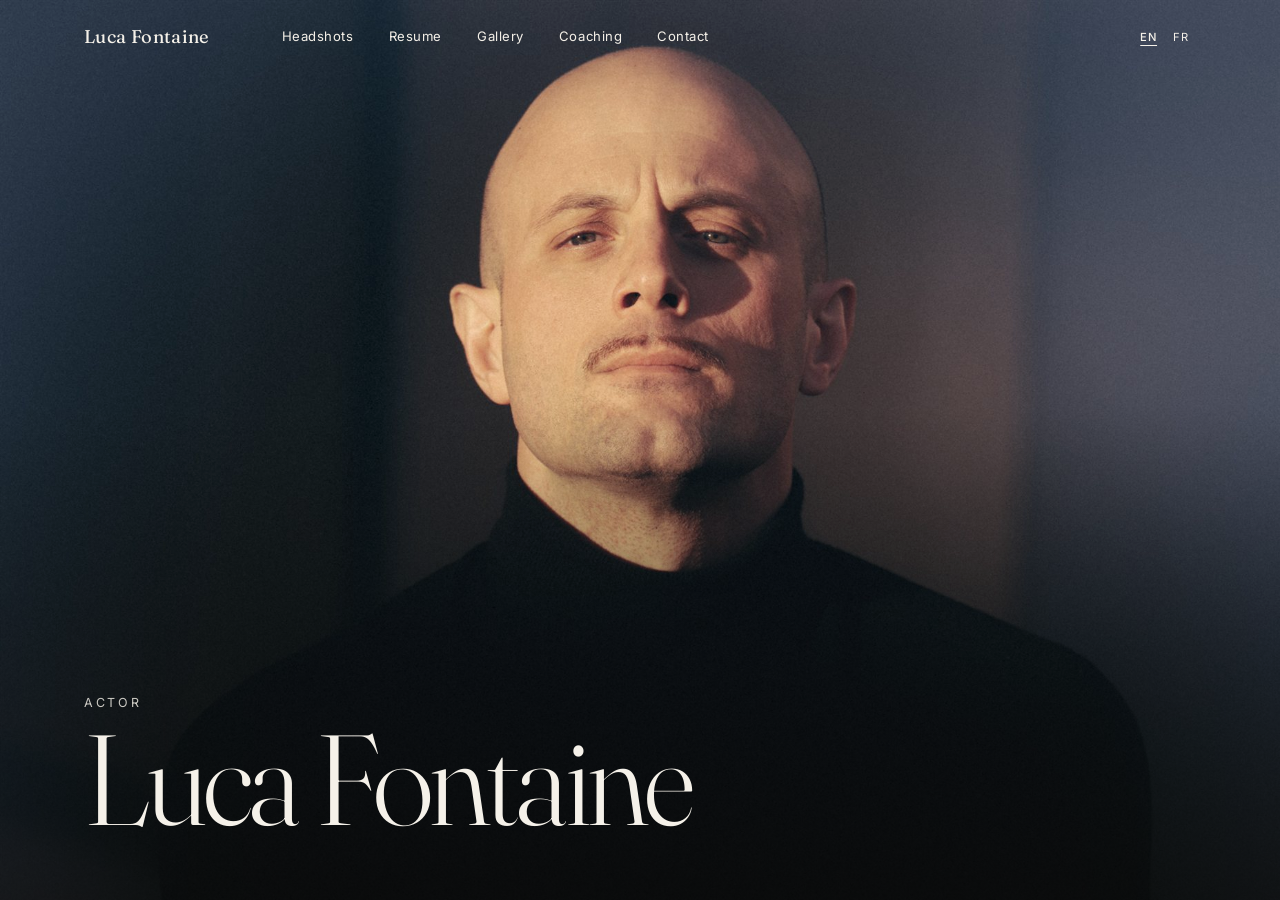
<file: index.html>
<!DOCTYPE html>
<html lang="en">
<head>
<meta charset="UTF-8" />
<meta name="viewport" content="width=device-width, initial-scale=1.0" />
<title data-i18n="meta.title">Luca Fontaine — Actor</title>
<meta name="description" content="Luca Fontaine is a French–Italian–American actor trained at The Juilliard School. Screen and stage credits across the US and Europe, plus dialect coaching for award-winning performers." />
<meta name="author" content="Luca Fontaine" />

<!-- Open Graph -->
<meta property="og:type" content="website" />
<meta property="og:title" content="Luca Fontaine — Actor" />
<meta property="og:description" content="French–Italian–American actor. Juilliard MFA. Screen, stage & dialect coaching." />
<meta property="og:image" content="assets/img/portrait-hero.jpg" />

<link rel="icon" href="assets/favicon.svg" type="image/svg+xml" />

<!-- Fonts -->
<link rel="preconnect" href="https://fonts.googleapis.com" />
<link rel="preconnect" href="https://fonts.gstatic.com" crossorigin />
<link href="https://fonts.googleapis.com/css2?family=Fraunces:ital,opsz,wght@0,9..144,300..600;1,9..144,300..500&family=Inter:wght@300;400;500&display=swap" rel="stylesheet" />

<link rel="stylesheet" href="styles.css" />
</head>
<body class="is-home">

<!-- ===== Navigation ===== -->
<header class="nav" id="nav">
  <div class="nav__inner">
    <a href="index.html" class="nav__brand">Luca&nbsp;Fontaine</a>
    <nav class="nav__links" id="navLinks">
      <a href="headshot.html" data-i18n="nav.headshot">Headshots</a>
      <a href="resume.html" data-i18n="nav.resume">Resume</a>
      <a href="gallery.html" data-i18n="nav.gallery">Gallery</a>
      <a href="coaching.html" data-i18n="nav.coaching">Coaching</a>
      <a href="contact.html" data-i18n="nav.contact">Contact</a>
    </nav>
    <div class="lang" id="lang" role="group" aria-label="Language">
      <button type="button" data-lang="en">EN</button>
      <button type="button" data-lang="fr">FR</button>
    </div>
    <button class="nav__toggle" id="navToggle" aria-label="Toggle menu" aria-expanded="false">
      <span></span><span></span>
    </button>
  </div>
</header>

<main id="top">

  <!-- ===== Full-screen home ===== -->
  <section class="home">
    <img class="home__img" src="assets/img/portrait-hero.jpg" alt="Luca Fontaine" />
    <div class="home__overlay">
      <p class="home__role" data-i18n="home.role">Actor</p>
      <h1 class="home__name">Luca Fontaine</h1>
    </div>
  </section>

</main>

<script src="i18n.js"></script>
<script src="script.js"></script>
</body>
</html>
</file>
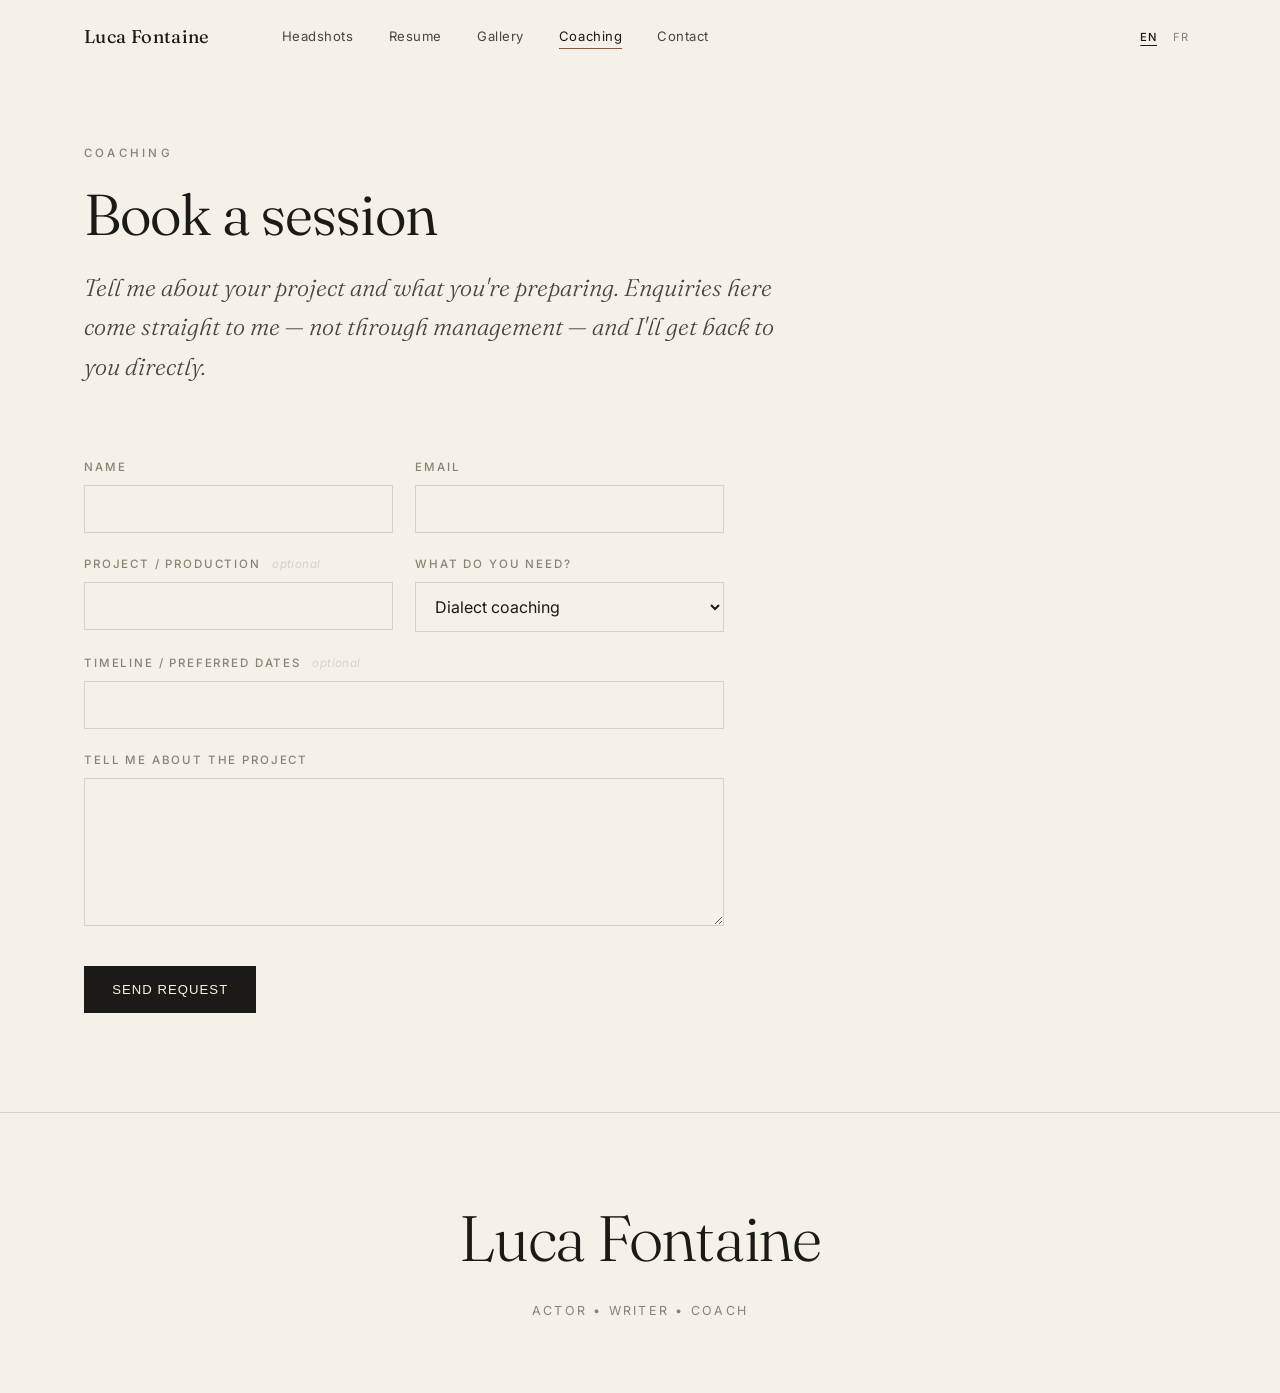
<file: book.html>
<!DOCTYPE html>
<html lang="en">
<head>
<meta charset="UTF-8" />
<meta name="viewport" content="width=device-width, initial-scale=1.0" />
<title data-i18n="meta.title.book">Book a session — Luca Fontaine</title>
<meta name="description" content="Request a dialect or acting coaching session with Luca Fontaine. Enquiries come directly to Luca, not through management." />
<meta name="author" content="Luca Fontaine" />
<meta name="robots" content="noindex" />

<!-- Open Graph -->
<meta property="og:type" content="website" />
<meta property="og:title" content="Luca Fontaine — Book a session" />
<meta property="og:description" content="Request a dialect or acting coaching session with Luca Fontaine." />
<meta property="og:image" content="assets/img/headshot-01.jpg" />

<link rel="icon" href="assets/favicon.svg" type="image/svg+xml" />

<!-- Fonts -->
<link rel="preconnect" href="https://fonts.googleapis.com" />
<link rel="preconnect" href="https://fonts.gstatic.com" crossorigin />
<link href="https://fonts.googleapis.com/css2?family=Fraunces:ital,opsz,wght@0,9..144,300..600;1,9..144,300..500&family=Inter:wght@300;400;500&display=swap" rel="stylesheet" />

<link rel="stylesheet" href="styles.css" />
</head>
<body>

<!-- ===== Navigation ===== -->
<header class="nav" id="nav">
  <div class="nav__inner">
    <a href="index.html" class="nav__brand">Luca&nbsp;Fontaine</a>
    <nav class="nav__links" id="navLinks">
      <a href="headshot.html" data-i18n="nav.headshot">Headshots</a>
      <a href="resume.html" data-i18n="nav.resume">Resume</a>
      <a href="gallery.html" data-i18n="nav.gallery">Gallery</a>
      <a href="coaching.html" class="is-active" aria-current="page" data-i18n="nav.coaching">Coaching</a>
      <a href="contact.html" data-i18n="nav.contact">Contact</a>
    </nav>
    <div class="lang" id="lang" role="group" aria-label="Language">
      <button type="button" data-lang="en">EN</button>
      <button type="button" data-lang="fr">FR</button>
    </div>
    <button class="nav__toggle" id="navToggle" aria-label="Toggle menu" aria-expanded="false">
      <span></span><span></span>
    </button>
  </div>
</header>

<main id="top">

  <!-- ===== Coaching enquiry ===== -->
  <section class="section section--top enquiry-page" id="book">
    <div class="section__head reveal">
      <p class="eyebrow" data-i18n="book.eyebrow">Coaching</p>
      <h2 class="section__title" data-i18n="book.title">Book a session</h2>
      <p class="section__lede" data-i18n="book.lede">Tell me about your project and what you're preparing. Enquiries here come straight to me — not through management — and I'll get back to you directly.</p>
    </div>

    <!--
      SETUP: this form posts to Formspree. Replace YOUR_FORM_ID below with the
      ID from your Formspree form (https://formspree.io — create a form pointed
      at luca7.fontaine@gmail.com, then paste its endpoint here). Works on any
      static host (Netlify, GitHub Pages, etc.). Until then, submissions won't send.
    -->
    <form class="enquiry reveal" action="https://formspree.io/f/YOUR_FORM_ID" method="POST">
      <input type="hidden" name="_subject" value="New coaching session enquiry" />
      <!-- honeypot: bots fill this, humans don't -->
      <p class="enquiry__hp" aria-hidden="true">
        <label>Leave this field empty <input type="text" name="_gotcha" tabindex="-1" autocomplete="off" /></label>
      </p>

      <div class="field-row">
        <p class="field">
          <label for="f-name" data-i18n="book.name">Name</label>
          <input id="f-name" type="text" name="name" required autocomplete="name" />
        </p>
        <p class="field">
          <label for="f-email" data-i18n="book.email">Email</label>
          <input id="f-email" type="email" name="email" required autocomplete="email" />
        </p>
      </div>

      <div class="field-row">
        <p class="field">
          <label for="f-project">
            <span data-i18n="book.project">Project / production</span>
            <span class="field__opt" data-i18n="book.optional">optional</span>
          </label>
          <input id="f-project" type="text" name="project" />
        </p>
        <p class="field">
          <label for="f-service" data-i18n="book.service">What do you need?</label>
          <select id="f-service" name="service">
            <option value="Dialect coaching" data-i18n="book.svc.dialect">Dialect coaching</option>
            <option value="Audition & role prep" data-i18n="book.svc.audition">Audition &amp; role prep</option>
            <option value="Self-tape prep" data-i18n="book.svc.selftape">Self-tape prep</option>
            <option value="Accent reduction & speech" data-i18n="book.svc.accent">Accent reduction &amp; speech</option>
            <option value="Public speaking" data-i18n="book.svc.speaking">Public speaking</option>
            <option value="Other" data-i18n="book.svc.other">Other</option>
          </select>
        </p>
      </div>

      <p class="field">
        <label for="f-timeline">
          <span data-i18n="book.timeline">Timeline / preferred dates</span>
          <span class="field__opt" data-i18n="book.optional">optional</span>
        </label>
        <input id="f-timeline" type="text" name="timeline" />
      </p>

      <p class="field">
        <label for="f-message" data-i18n="book.message">Tell me about the project</label>
        <textarea id="f-message" name="message" rows="6" required></textarea>
      </p>

      <button class="btn" type="submit" data-i18n="book.submit">Send request</button>
    </form>
  </section>

</main>

<footer class="footer">
  <p class="footer__name">Luca Fontaine</p>
  <p class="footer__meta"><span data-i18n="footer.meta">Actor • Writer • Coach</span></p>
</footer>

<script src="i18n.js"></script>
<script src="script.js"></script>
</body>
</html>
</file>
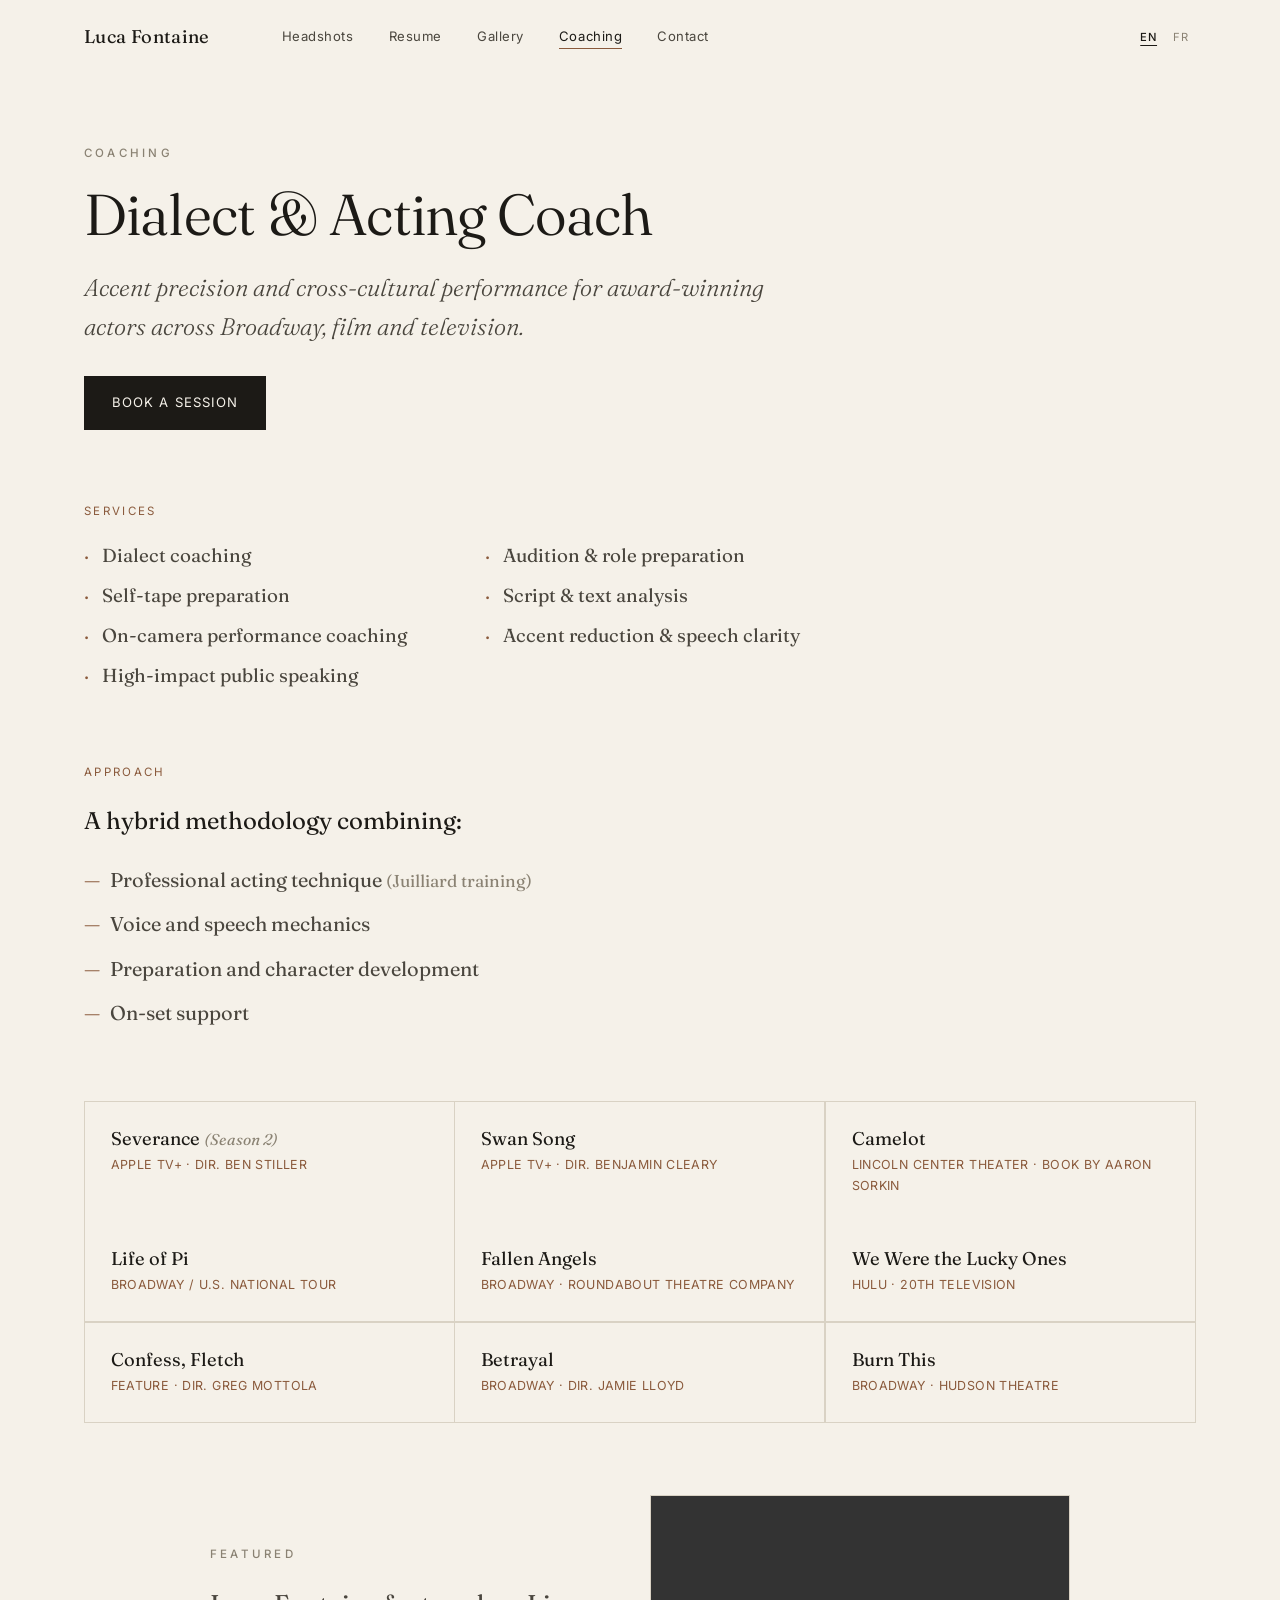
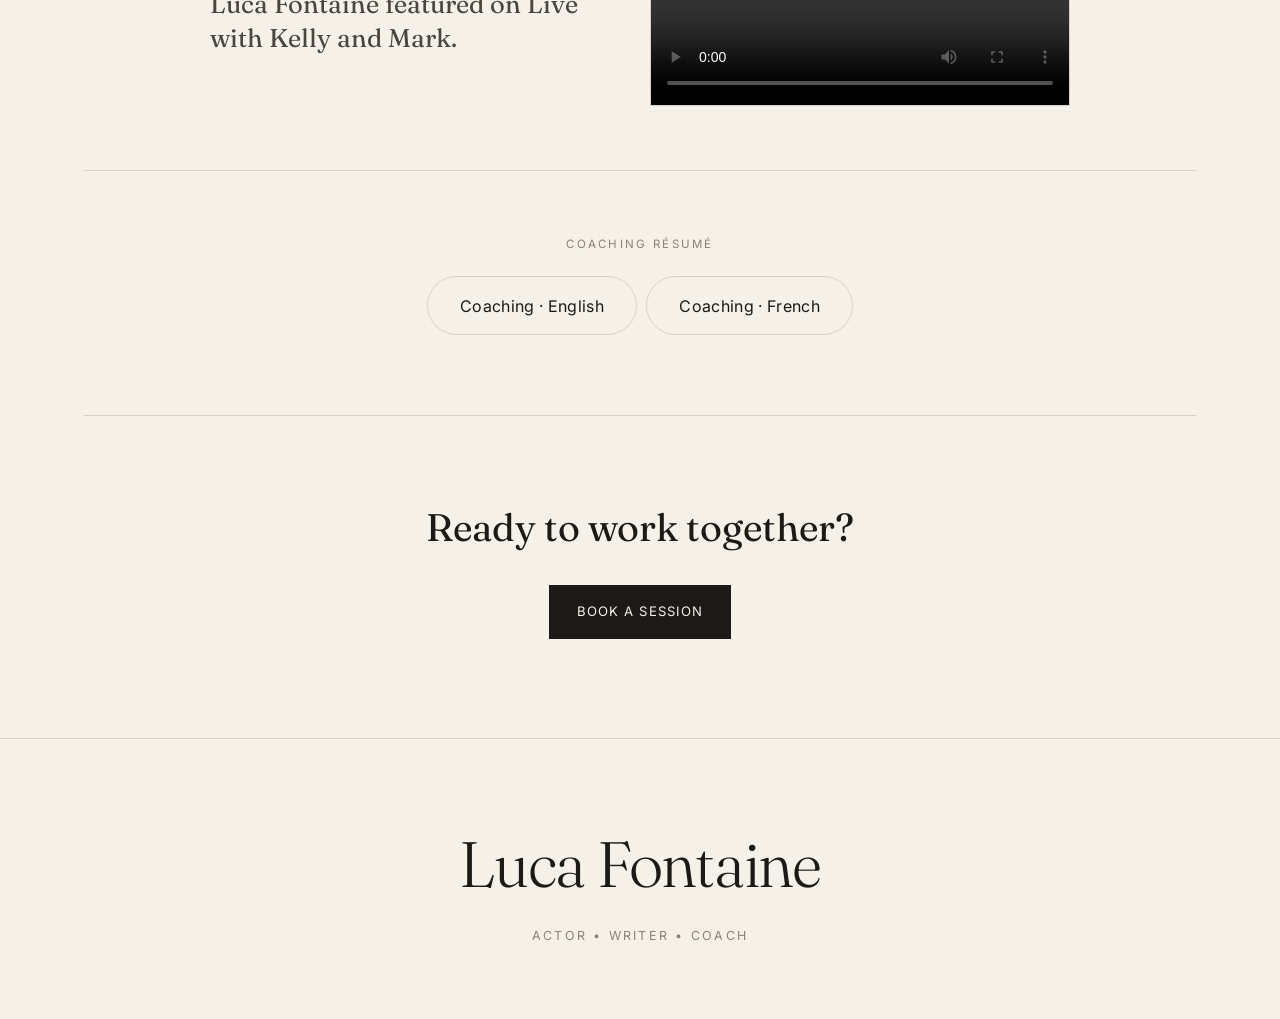
<file: coaching.html>
<!DOCTYPE html>
<html lang="en">
<head>
<meta charset="UTF-8" />
<meta name="viewport" content="width=device-width, initial-scale=1.0" />
<title data-i18n="meta.title.coaching">Dialect Coaching — Luca Fontaine</title>
<meta name="description" content="Luca Fontaine is a dialect coach for award-winning actors across Broadway, film and television — Severance, Swan Song, Camelot, Betrayal and more." />
<meta name="author" content="Luca Fontaine" />

<!-- Open Graph -->
<meta property="og:type" content="website" />
<meta property="og:title" content="Luca Fontaine — Dialect Coaching" />
<meta property="og:description" content="Accent precision and cross-cultural performance for award-winning actors across Broadway, film and television." />
<meta property="og:image" content="assets/img/headshot-01.jpg" />

<link rel="icon" href="assets/favicon.svg" type="image/svg+xml" />

<!-- Fonts -->
<link rel="preconnect" href="https://fonts.googleapis.com" />
<link rel="preconnect" href="https://fonts.gstatic.com" crossorigin />
<link href="https://fonts.googleapis.com/css2?family=Fraunces:ital,opsz,wght@0,9..144,300..600;1,9..144,300..500&family=Inter:wght@300;400;500&display=swap" rel="stylesheet" />

<link rel="stylesheet" href="styles.css" />
</head>
<body>

<!-- ===== Navigation ===== -->
<header class="nav" id="nav">
  <div class="nav__inner">
    <a href="index.html" class="nav__brand">Luca&nbsp;Fontaine</a>
    <nav class="nav__links" id="navLinks">
      <a href="headshot.html" data-i18n="nav.headshot">Headshots</a>
      <a href="resume.html" data-i18n="nav.resume">Resume</a>
      <a href="gallery.html" data-i18n="nav.gallery">Gallery</a>
      <a href="coaching.html" class="is-active" aria-current="page" data-i18n="nav.coaching">Coaching</a>
      <a href="contact.html" data-i18n="nav.contact">Contact</a>
    </nav>
    <div class="lang" id="lang" role="group" aria-label="Language">
      <button type="button" data-lang="en">EN</button>
      <button type="button" data-lang="fr">FR</button>
    </div>
    <button class="nav__toggle" id="navToggle" aria-label="Toggle menu" aria-expanded="false">
      <span></span><span></span>
    </button>
  </div>
</header>

<main id="top">

  <!-- ===== Dialect Coaching ===== -->
  <section class="section section--top coaching" id="coaching">
    <div class="section__head reveal">
      <p class="eyebrow" data-i18n="coaching.eyebrow">Coaching</p>
      <h2 class="section__title" data-i18n="coaching.title">Dialect &amp; Acting Coach</h2>
      <p class="section__lede" data-i18n="coaching.lede">Accent precision and cross-cultural performance for award-winning actors across Broadway, film and television.</p>
      <a class="btn coaching__book" href="book.html" data-i18n="coaching.book">Book a session</a>
    </div>

    <div class="services reveal">
      <p class="services__label" data-i18n="coaching.services.label">Services</p>
      <ul class="services__list" data-i18n-html="coaching.services.items">
        <li>Dialect coaching</li>
        <li>Audition &amp; role preparation</li>
        <li>Self-tape preparation</li>
        <li>Script &amp; text analysis</li>
        <li>On-camera performance coaching</li>
        <li>Accent reduction &amp; speech clarity</li>
        <li>High-impact public speaking</li>
      </ul>
    </div>

    <div class="method reveal">
      <p class="method__label" data-i18n="coaching.method.label">Approach</p>
      <p class="method__intro" data-i18n="coaching.method.intro">A hybrid methodology combining:</p>
      <ul class="method__list" data-i18n-html="coaching.method.items">
        <li>Professional acting technique <span>(Juilliard training)</span></li>
        <li>Voice and speech mechanics</li>
        <li>Preparation and character development</li>
        <li>On-set support</li>
      </ul>
    </div>

    <div class="coach-grid">
      <article class="coach reveal">
        <h3>Severance <span data-i18n="season2">(Season 2)</span></h3>
        <p class="coach__meta" data-i18n="coach.severance.meta">Apple TV+ · dir. Ben Stiller</p>
      </article>
      <article class="coach reveal">
        <h3>Swan Song</h3>
        <p class="coach__meta" data-i18n="coach.swansong.meta">Apple TV+ · dir. Benjamin Cleary</p>
      </article>
      <article class="coach reveal">
        <h3>Camelot</h3>
        <p class="coach__meta" data-i18n="coach.camelot.meta">Lincoln Center Theater · book by Aaron Sorkin</p>
      </article>
      <article class="coach reveal">
        <h3>Life of Pi</h3>
        <p class="coach__meta" data-i18n="coach.lifeofpi.meta">Broadway / U.S. National Tour</p>
      </article>
      <article class="coach reveal">
        <h3>Fallen Angels</h3>
        <p class="coach__meta" data-i18n="coach.fallenangels.meta">Broadway · Roundabout Theatre Company</p>
      </article>
      <article class="coach reveal">
        <h3>We Were the Lucky Ones</h3>
        <p class="coach__meta" data-i18n="coach.luckyones.meta">Hulu · 20th Television</p>
      </article>
      <article class="coach reveal">
        <h3>Confess, Fletch</h3>
        <p class="coach__meta" data-i18n="coach.fletch.meta">Feature · dir. Greg Mottola</p>
      </article>
      <article class="coach reveal">
        <h3>Betrayal</h3>
        <p class="coach__meta" data-i18n="coach.betrayal.meta">Broadway · dir. Jamie Lloyd</p>
      </article>
      <article class="coach reveal">
        <h3>Burn This</h3>
        <p class="coach__meta" data-i18n="coach.burnthis.meta">Broadway · Hudson Theatre</p>
      </article>
    </div>

    <div class="coach-video reveal">
      <div class="coach-video__text">
        <p class="eyebrow" data-i18n="coaching.video.eyebrow">Featured</p>
        <p class="coach-video__desc" data-i18n="coaching.video.label">Luca Fontaine featured on Live with Kelly and Mark.</p>
      </div>
      <figure class="coach-video__media">
        <video controls preload="metadata" playsinline>
          <source src="assets/video/mark-consuelos-coaching.mp4" type="video/mp4" />
        </video>
      </figure>
    </div>

    <div class="resumes reveal">
      <p class="resumes__label" data-i18n="resumes.coachLabel">Coaching résumé</p>
      <div class="resumes__links">
        <a href="assets/cv/Luca-Fontaine-Dialect-Coaching-EN.pdf" target="_blank" rel="noopener" data-i18n="link.coachEN">Coaching · English</a>
        <a href="assets/cv/Luca-Fontaine-Dialect-Coaching-FR.pdf" target="_blank" rel="noopener" data-i18n="link.coachFR">Coaching · French</a>
      </div>
    </div>

    <div class="cta reveal">
      <h3 class="cta__title" data-i18n="coaching.cta.title">Ready to work together?</h3>
      <a class="btn" href="book.html" data-i18n="coaching.cta.btn">Book a session</a>
    </div>
  </section>

</main>

<footer class="footer">
  <p class="footer__name">Luca Fontaine</p>
  <p class="footer__meta"><span data-i18n="footer.meta">Actor • Writer • Coach</span></p>
</footer>

<script src="i18n.js"></script>
<script src="script.js"></script>
</body>
</html>
</file>
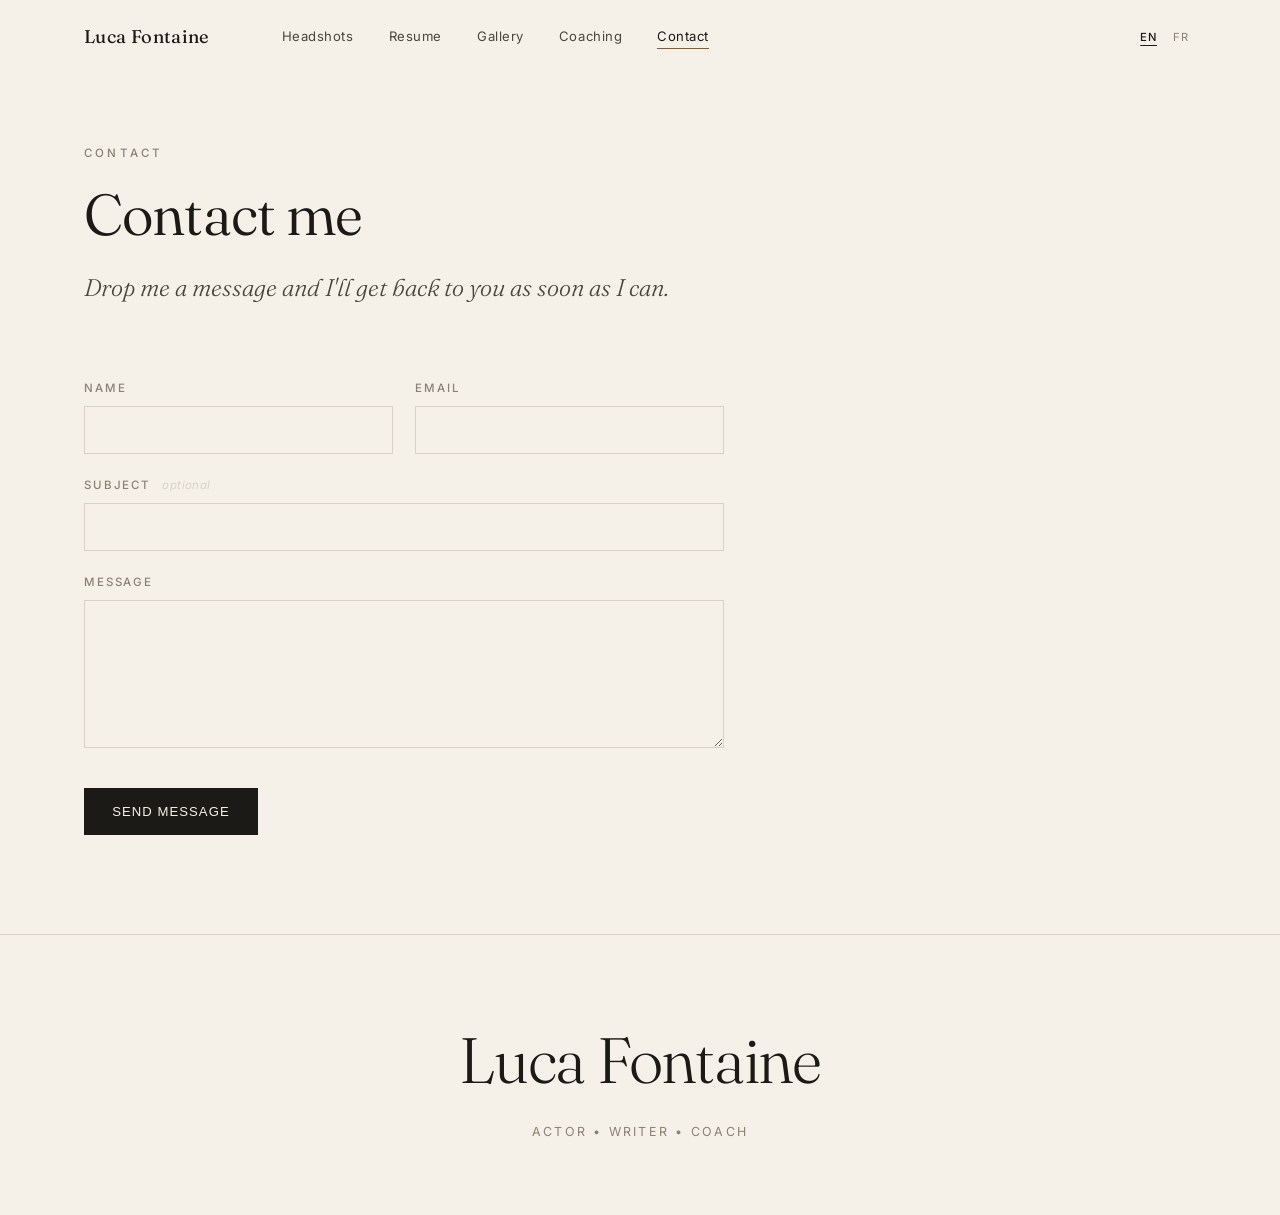
<file: contact-form.html>
<!DOCTYPE html>
<html lang="en">
<head>
<meta charset="UTF-8" />
<meta name="viewport" content="width=device-width, initial-scale=1.0" />
<title data-i18n="meta.title.cform">Contact me — Luca Fontaine</title>
<meta name="description" content="Send a message to actor Luca Fontaine." />
<meta name="author" content="Luca Fontaine" />
<meta name="robots" content="noindex" />

<!-- Open Graph -->
<meta property="og:type" content="website" />
<meta property="og:title" content="Luca Fontaine — Contact me" />
<meta property="og:description" content="Send a message to Luca Fontaine." />
<meta property="og:image" content="assets/img/headshot-01.jpg" />

<link rel="icon" href="assets/favicon.svg" type="image/svg+xml" />

<!-- Fonts -->
<link rel="preconnect" href="https://fonts.googleapis.com" />
<link rel="preconnect" href="https://fonts.gstatic.com" crossorigin />
<link href="https://fonts.googleapis.com/css2?family=Fraunces:ital,opsz,wght@0,9..144,300..600;1,9..144,300..500&family=Inter:wght@300;400;500&display=swap" rel="stylesheet" />

<link rel="stylesheet" href="styles.css" />
</head>
<body>

<!-- ===== Navigation ===== -->
<header class="nav" id="nav">
  <div class="nav__inner">
    <a href="index.html" class="nav__brand">Luca&nbsp;Fontaine</a>
    <nav class="nav__links" id="navLinks">
      <a href="headshot.html" data-i18n="nav.headshot">Headshots</a>
      <a href="resume.html" data-i18n="nav.resume">Resume</a>
      <a href="gallery.html" data-i18n="nav.gallery">Gallery</a>
      <a href="coaching.html" data-i18n="nav.coaching">Coaching</a>
      <a href="contact.html" class="is-active" aria-current="page" data-i18n="nav.contact">Contact</a>
    </nav>
    <div class="lang" id="lang" role="group" aria-label="Language">
      <button type="button" data-lang="en">EN</button>
      <button type="button" data-lang="fr">FR</button>
    </div>
    <button class="nav__toggle" id="navToggle" aria-label="Toggle menu" aria-expanded="false">
      <span></span><span></span>
    </button>
  </div>
</header>

<main id="top">

  <!-- ===== Contact form ===== -->
  <section class="section section--top enquiry-page" id="contact-form">
    <div class="section__head reveal">
      <p class="eyebrow" data-i18n="cform.eyebrow">Contact</p>
      <h2 class="section__title" data-i18n="cform.title">Contact me</h2>
      <p class="section__lede" data-i18n="cform.lede">Drop me a message and I'll get back to you as soon as I can.</p>
    </div>

    <!--
      SETUP: this form posts to Formspree. Replace YOUR_FORM_ID below with the
      ID from your Formspree form (https://formspree.io — create a form pointed
      at luca7.fontaine@gmail.com, then paste its endpoint here). Works on any
      static host (Netlify, GitHub Pages, etc.). Until then, submissions won't send.
    -->
    <form class="enquiry reveal" action="https://formspree.io/f/YOUR_FORM_ID" method="POST">
      <input type="hidden" name="_subject" value="New message from luca-fontaine.com" />
      <!-- honeypot: bots fill this, humans don't -->
      <p class="enquiry__hp" aria-hidden="true">
        <label>Leave this field empty <input type="text" name="_gotcha" tabindex="-1" autocomplete="off" /></label>
      </p>

      <div class="field-row">
        <p class="field">
          <label for="f-name" data-i18n="book.name">Name</label>
          <input id="f-name" type="text" name="name" required autocomplete="name" />
        </p>
        <p class="field">
          <label for="f-email" data-i18n="book.email">Email</label>
          <input id="f-email" type="email" name="email" required autocomplete="email" />
        </p>
      </div>

      <p class="field">
        <label for="f-subject">
          <span data-i18n="cform.subject">Subject</span>
          <span class="field__opt" data-i18n="book.optional">optional</span>
        </label>
        <input id="f-subject" type="text" name="subject" />
      </p>

      <p class="field">
        <label for="f-message" data-i18n="cform.message">Message</label>
        <textarea id="f-message" name="message" rows="6" required></textarea>
      </p>

      <button class="btn" type="submit" data-i18n="cform.submit">Send message</button>
    </form>
  </section>

</main>

<footer class="footer">
  <p class="footer__name">Luca Fontaine</p>
  <p class="footer__meta"><span data-i18n="footer.meta">Actor • Writer • Coach</span></p>
</footer>

<script src="i18n.js"></script>
<script src="script.js"></script>
</body>
</html>
</file>
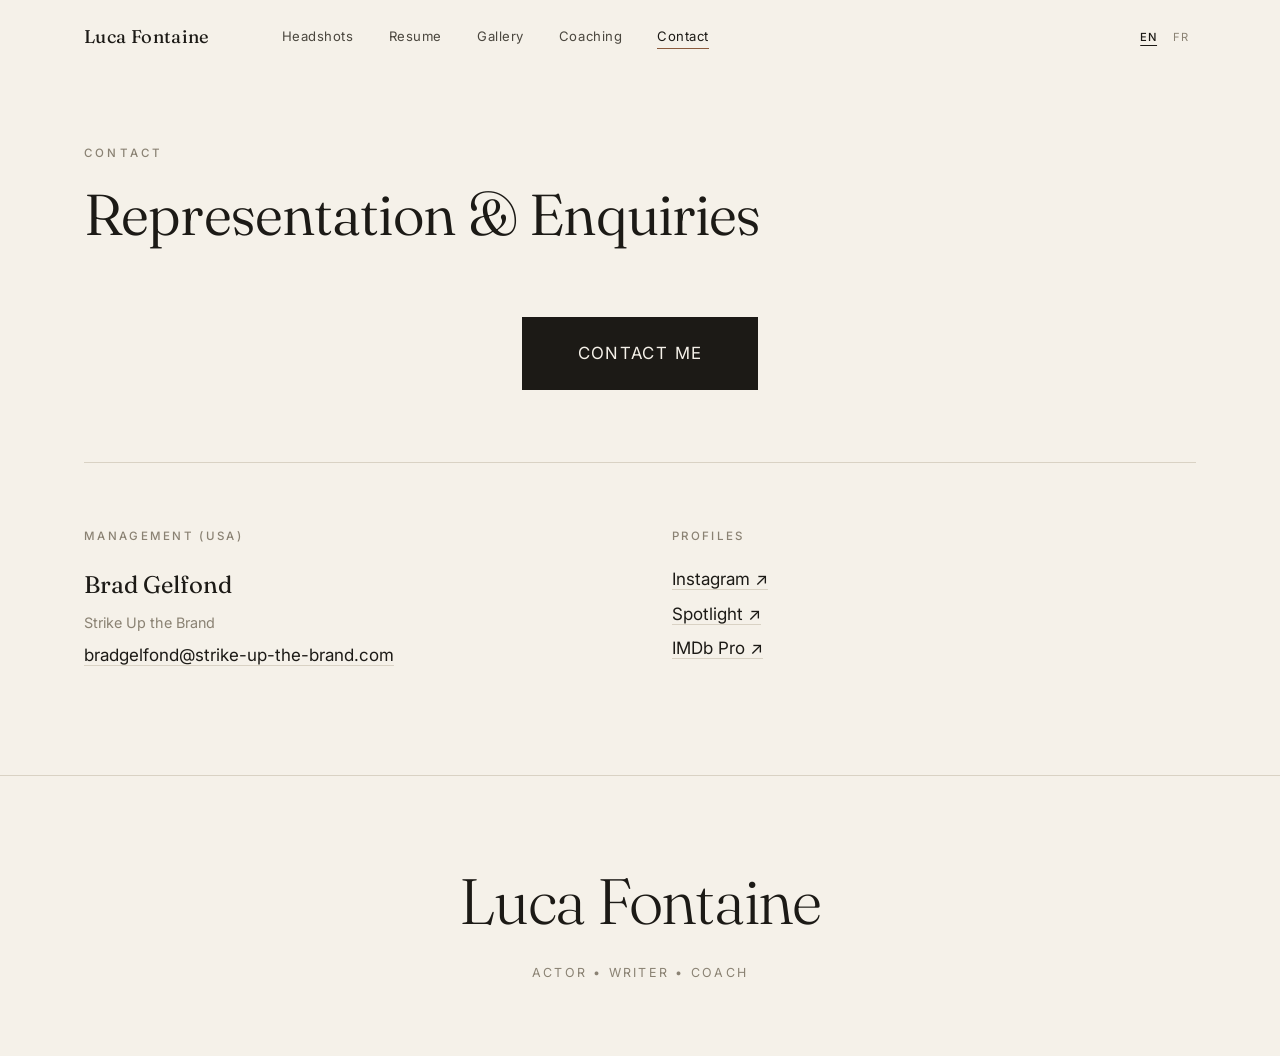
<file: contact.html>
<!DOCTYPE html>
<html lang="en">
<head>
<meta charset="UTF-8" />
<meta name="viewport" content="width=device-width, initial-scale=1.0" />
<title data-i18n="meta.title.contact">Contact — Luca Fontaine</title>
<meta name="description" content="Representation and enquiries for actor Luca Fontaine — management by Brad Gelfond (Strike Up the Brand) and direct contact." />
<meta name="author" content="Luca Fontaine" />

<!-- Open Graph -->
<meta property="og:type" content="website" />
<meta property="og:title" content="Luca Fontaine — Contact" />
<meta property="og:description" content="Representation & enquiries. Management by Brad Gelfond, Strike Up the Brand." />
<meta property="og:image" content="assets/img/headshot-01.jpg" />

<link rel="icon" href="assets/favicon.svg" type="image/svg+xml" />

<!-- Fonts -->
<link rel="preconnect" href="https://fonts.googleapis.com" />
<link rel="preconnect" href="https://fonts.gstatic.com" crossorigin />
<link href="https://fonts.googleapis.com/css2?family=Fraunces:ital,opsz,wght@0,9..144,300..600;1,9..144,300..500&family=Inter:wght@300;400;500&display=swap" rel="stylesheet" />

<link rel="stylesheet" href="styles.css" />
</head>
<body>

<!-- ===== Navigation ===== -->
<header class="nav" id="nav">
  <div class="nav__inner">
    <a href="index.html" class="nav__brand">Luca&nbsp;Fontaine</a>
    <nav class="nav__links" id="navLinks">
      <a href="headshot.html" data-i18n="nav.headshot">Headshots</a>
      <a href="resume.html" data-i18n="nav.resume">Resume</a>
      <a href="gallery.html" data-i18n="nav.gallery">Gallery</a>
      <a href="coaching.html" data-i18n="nav.coaching">Coaching</a>
      <a href="contact.html" class="is-active" aria-current="page" data-i18n="nav.contact">Contact</a>
    </nav>
    <div class="lang" id="lang" role="group" aria-label="Language">
      <button type="button" data-lang="en">EN</button>
      <button type="button" data-lang="fr">FR</button>
    </div>
    <button class="nav__toggle" id="navToggle" aria-label="Toggle menu" aria-expanded="false">
      <span></span><span></span>
    </button>
  </div>
</header>

<main id="top">

  <!-- ===== Contact ===== -->
  <section class="section section--top contact" id="contact">
    <div class="section__head reveal">
      <p class="eyebrow" data-i18n="contact.eyebrow">Contact</p>
      <h2 class="section__title" data-i18n="contact.title">Representation &amp; Enquiries</h2>
      <a class="btn contact__formbtn" href="contact-form.html" data-i18n="contact.formbtn">Contact me</a>
    </div>

    <div class="contact__cols">
      <div class="contact__col reveal">
        <h3><span data-i18n="contact.mgmt">Management</span> <span>(USA)</span></h3>
        <p class="contact__name">Brad Gelfond</p>
        <p class="contact__sub">Strike Up the Brand</p>
        <p><a href="mailto:bradgelfond@strike-up-the-brand.com">bradgelfond@strike-up-the-brand.com</a></p>
      </div>

      <div class="contact__col reveal">
        <h3 data-i18n="contact.profiles">Profiles</h3>
        <p><a href="https://www.instagram.com/lucafontaine/" target="_blank" rel="noopener">Instagram ↗</a></p>
        <p><a href="https://app.spotlight.com/8613-1271-8160" target="_blank" rel="noopener">Spotlight ↗</a></p>
        <p><a href="https://pro.imdb.com/name/nm8026686/" target="_blank" rel="noopener">IMDb Pro ↗</a></p>
      </div>
    </div>
  </section>

</main>

<footer class="footer">
  <p class="footer__name">Luca Fontaine</p>
  <p class="footer__meta"><span data-i18n="footer.meta">Actor • Writer • Coach</span></p>
</footer>

<script src="i18n.js"></script>
<script src="script.js"></script>
</body>
</html>
</file>
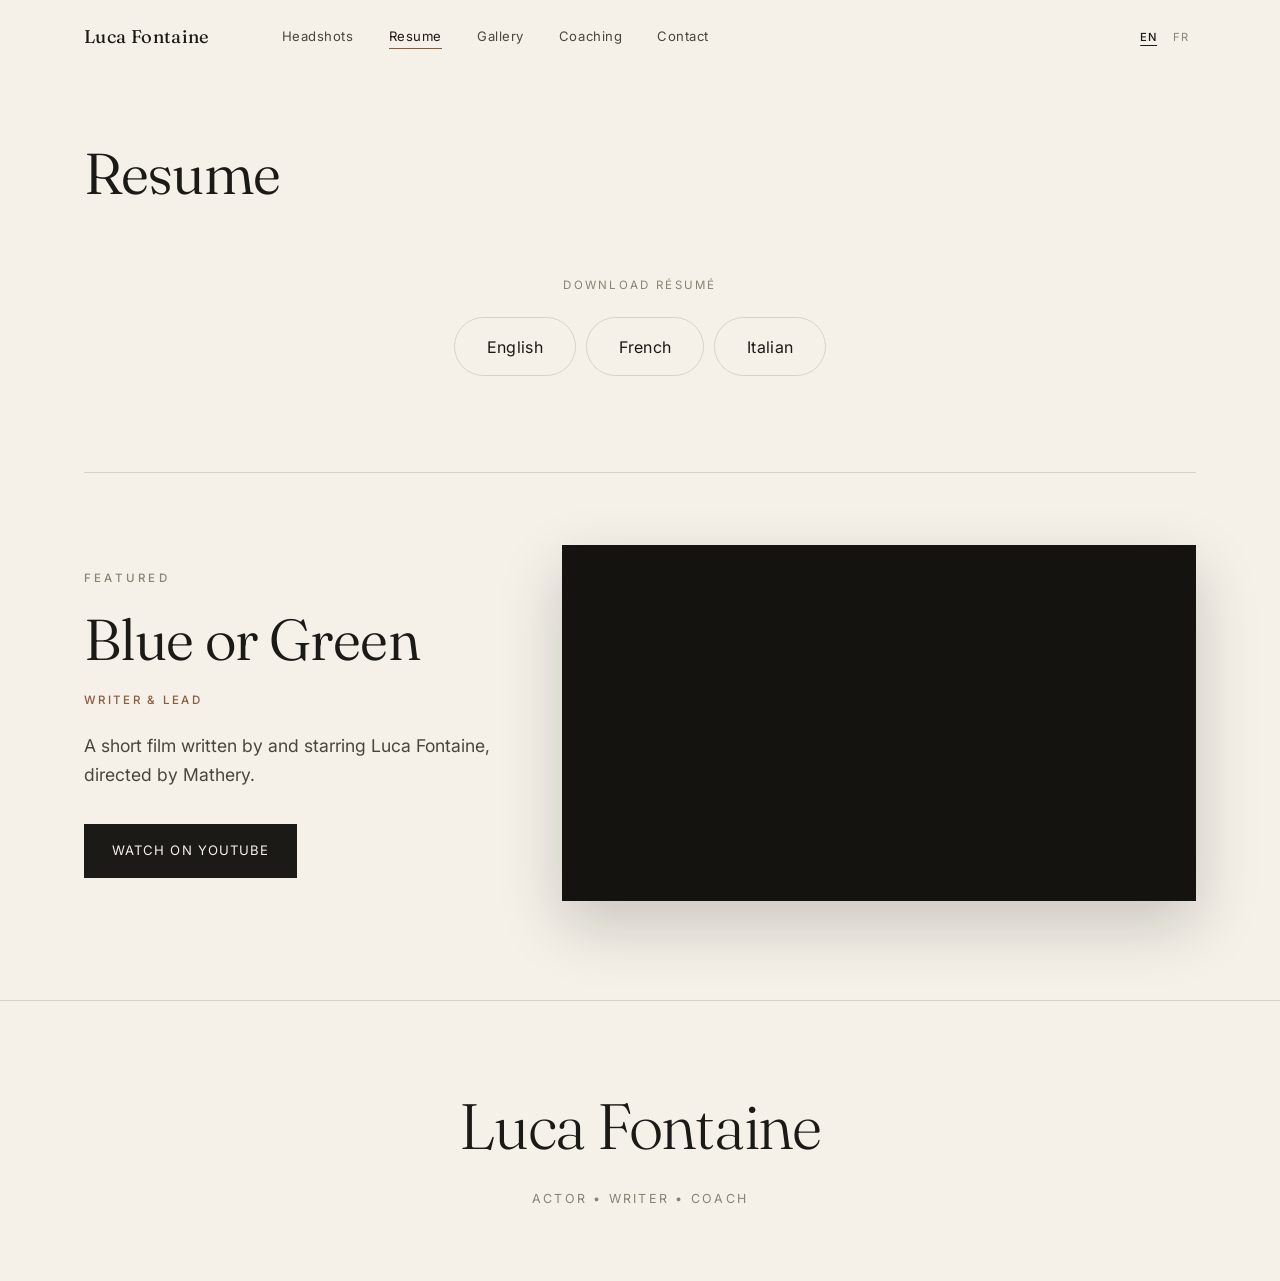
<file: resume.html>
<!DOCTYPE html>
<html lang="en">
<head>
<meta charset="UTF-8" />
<meta name="viewport" content="width=device-width, initial-scale=1.0" />
<title data-i18n="meta.title.resume">Resume — Luca Fontaine</title>
<meta name="description" content="Screen and stage credits for actor Luca Fontaine — film, television and theatre across the US and Europe, including The Rehearsal, Zorro, EVIL and the short film Blue or Green. Downloadable résumés." />
<meta name="author" content="Luca Fontaine" />

<!-- Open Graph -->
<meta property="og:type" content="website" />
<meta property="og:title" content="Luca Fontaine — Resume" />
<meta property="og:description" content="Screen & stage credits. Film, television and theatre across the US and Europe." />
<meta property="og:image" content="assets/img/headshot-01.jpg" />

<link rel="icon" href="assets/favicon.svg" type="image/svg+xml" />

<!-- Fonts -->
<link rel="preconnect" href="https://fonts.googleapis.com" />
<link rel="preconnect" href="https://fonts.gstatic.com" crossorigin />
<link href="https://fonts.googleapis.com/css2?family=Fraunces:ital,opsz,wght@0,9..144,300..600;1,9..144,300..500&family=Inter:wght@300;400;500&display=swap" rel="stylesheet" />

<link rel="stylesheet" href="styles.css" />
</head>
<body>

<!-- ===== Navigation ===== -->
<header class="nav" id="nav">
  <div class="nav__inner">
    <a href="index.html" class="nav__brand">Luca&nbsp;Fontaine</a>
    <nav class="nav__links" id="navLinks">
      <a href="headshot.html" data-i18n="nav.headshot">Headshots</a>
      <a href="resume.html" class="is-active" aria-current="page" data-i18n="nav.resume">Resume</a>
      <a href="gallery.html" data-i18n="nav.gallery">Gallery</a>
      <a href="coaching.html" data-i18n="nav.coaching">Coaching</a>
      <a href="contact.html" data-i18n="nav.contact">Contact</a>
    </nav>
    <div class="lang" id="lang" role="group" aria-label="Language">
      <button type="button" data-lang="en">EN</button>
      <button type="button" data-lang="fr">FR</button>
    </div>
    <button class="nav__toggle" id="navToggle" aria-label="Toggle menu" aria-expanded="false">
      <span></span><span></span>
    </button>
  </div>
</header>

<main id="top">

  <!-- ===== Resume (centered, minimal) ===== -->
  <section class="section section--top resume-page" id="resume">
    <div class="section__head reveal">
      <h2 class="section__title" data-i18n="resume.title">Resume</h2>
    </div>

    <div class="resumes resumes--center reveal">
      <p class="resumes__label" data-i18n="resumes.label">Download résumé</p>
      <div class="resumes__links">
        <a href="assets/cv/Luca-Fontaine-Acting-Resume-EN.pdf" target="_blank" rel="noopener" data-i18n="link.actEN">English</a>
        <a href="assets/cv/Luca-Fontaine-Acting-CV-FR.pdf" target="_blank" rel="noopener" data-i18n="link.actFR">French</a>
        <a href="assets/cv/Luca-Fontaine-Acting-CV-IT.pdf" target="_blank" rel="noopener" data-i18n="link.actIT">Italian</a>
      </div>
    </div>

    <!-- Featured film: Blue or Green -->
    <div class="film-feature reveal" id="film">
      <div class="film-feature__text">
        <p class="eyebrow" data-i18n="filmfeat.eyebrow">Featured</p>
        <h2 class="section__title">Blue or Green</h2>
        <p class="featured__role" data-i18n="filmfeat.role">Writer &amp; Lead</p>
        <p class="featured__desc" data-i18n="filmfeat.desc">A short film written by and starring Luca Fontaine, directed by Mathery.</p>
        <a class="btn" href="https://www.youtube.com/watch?v=T8Qv0-MVrf4" target="_blank" rel="noopener" data-i18n="filmfeat.watch">Watch on YouTube</a>
      </div>
      <div class="video">
        <iframe src="https://www.youtube-nocookie.com/embed/T8Qv0-MVrf4?rel=0"
                title="Blue or Green — short film"
                loading="lazy"
                allow="accelerometer; autoplay; clipboard-write; encrypted-media; gyroscope; picture-in-picture; web-share"
                allowfullscreen></iframe>
      </div>
    </div>
  </section>

</main>

<footer class="footer">
  <p class="footer__name">Luca Fontaine</p>
  <p class="footer__meta"><span data-i18n="footer.meta">Actor • Writer • Coach</span></p>
</footer>

<script src="i18n.js"></script>
<script src="script.js"></script>
</body>
</html>
</file>
<file: styles.css>
/* ============================================================
   Luca Fontaine — Actor
   Clean, light, editorial. Warm paper + ink, Fraunces serif.
   ============================================================ */

:root {
  --paper:      #f5f1e9;
  --paper-2:    #efeae0;
  --ink:        #1c1a16;
  --ink-soft:   #4a463e;
  --muted:      #8a8273;
  --line:       #d9d2c4;
  --accent:     #8a5a3c;   /* warm sienna, used sparingly */
  --max:        1240px;
  --gut:        clamp(1.25rem, 5vw, 5rem);

  --serif: "Fraunces", Georgia, "Times New Roman", serif;
  --sans:  "Inter", system-ui, -apple-system, sans-serif;

  --ease: cubic-bezier(0.22, 1, 0.36, 1);
}

* { box-sizing: border-box; }

html { scroll-behavior: smooth; }

body {
  margin: 0;
  background: var(--paper);
  color: var(--ink);
  font-family: var(--sans);
  font-weight: 400;
  line-height: 1.65;
  font-size: 17px;
  -webkit-font-smoothing: antialiased;
  text-rendering: optimizeLegibility;
  overflow-x: hidden;
}

img { display: block; max-width: 100%; height: auto; }

a { color: inherit; text-decoration: none; }

::selection { background: var(--accent); color: var(--paper); }

/* ---------- Shared typography ---------- */
.eyebrow {
  font-family: var(--sans);
  font-size: 0.72rem;
  font-weight: 500;
  letter-spacing: 0.28em;
  text-transform: uppercase;
  color: var(--muted);
  margin: 0 0 1.4rem;
}

.section__title {
  font-family: var(--serif);
  font-weight: 340;
  font-size: clamp(2.1rem, 5.5vw, 3.6rem);
  line-height: 1.04;
  letter-spacing: -0.015em;
  margin: 0;
}

.section__lede {
  font-family: var(--serif);
  font-size: clamp(1.15rem, 2.4vw, 1.5rem);
  font-style: italic;
  font-weight: 300;
  color: var(--ink-soft);
  max-width: 46ch;
  margin: 1.4rem 0 0;
}

/* ============================================================
   Navigation
   ============================================================ */
.nav {
  position: fixed;
  top: 0; left: 0; right: 0;
  z-index: 50;
  transition: background 0.4s var(--ease), box-shadow 0.4s var(--ease);
}
.nav.is-stuck {
  background: rgba(245, 241, 233, 0.85);
  backdrop-filter: blur(12px);
  box-shadow: 0 1px 0 var(--line);
}
.nav__inner {
  max-width: var(--max);
  margin: 0 auto;
  padding: 1.4rem var(--gut);
  display: flex;
  align-items: center;
  justify-content: space-between;
}
.nav__brand {
  font-family: var(--serif);
  font-size: 1.15rem;
  font-weight: 420;
  letter-spacing: 0.02em;
}
.nav__links {
  display: flex;
  gap: 2.2rem;
  margin-left: clamp(2rem, 6vw, 4.5rem);
}
.nav__links a {
  font-size: 0.82rem;
  letter-spacing: 0.04em;
  color: var(--ink-soft);
  position: relative;
  padding-bottom: 2px;
  transition: color 0.25s var(--ease);
}
.nav__links a::after {
  content: "";
  position: absolute;
  left: 0; bottom: 0;
  width: 0; height: 1px;
  background: var(--ink);
  transition: width 0.3s var(--ease);
}
.nav__links a:hover { color: var(--ink); }
.nav__links a:hover::after { width: 100%; }
.nav__links a.is-active { color: var(--ink); }
.nav__links a.is-active::after { width: 100%; background: var(--accent); }

.nav__toggle {
  display: none;
  background: none;
  border: 0;
  cursor: pointer;
  width: 30px; height: 22px;
  position: relative;
}
.nav__toggle span {
  position: absolute;
  left: 0; right: 0;
  height: 1.5px;
  background: var(--ink);
  transition: transform 0.35s var(--ease), opacity 0.25s var(--ease);
}
.nav__toggle span:nth-child(1) { top: 4px; }
.nav__toggle span:nth-child(2) { bottom: 4px; }
.nav.is-open .nav__toggle span:nth-child(1) { top: 10px; transform: rotate(45deg); }
.nav.is-open .nav__toggle span:nth-child(2) { bottom: 10px; transform: rotate(-45deg); }

/* ============================================================
   Hero
   ============================================================ */
.hero {
  max-width: var(--max);
  margin: 0 auto;
  padding: clamp(7rem, 16vh, 11rem) var(--gut) clamp(3rem, 8vh, 6rem);
  display: grid;
  grid-template-columns: 1.05fr 0.95fr;
  gap: clamp(2rem, 6vw, 5rem);
  align-items: center;
}
.hero__name {
  font-family: var(--serif);
  font-weight: 300;
  font-size: clamp(3.4rem, 12vw, 8.5rem);
  line-height: 0.92;
  letter-spacing: -0.03em;
  margin: 0.5rem 0 0;
}
.hero__tag {
  font-family: var(--serif);
  font-style: italic;
  font-weight: 300;
  font-size: clamp(1.1rem, 2.3vw, 1.4rem);
  color: var(--ink-soft);
  max-width: 34ch;
  margin: 1.8rem 0 2.4rem;
}
.hero__cta { display: flex; gap: 1rem; flex-wrap: wrap; }
.hero__media {
  position: relative;
}
.hero__media img {
  width: 100%;
  aspect-ratio: 1597 / 2000;
  object-fit: cover;
  filter: grayscale(0.06) contrast(1.02);
}
.hero__media::after {
  content: "";
  position: absolute;
  inset: 12px -12px -12px 12px;
  border: 1px solid var(--line);
  z-index: -1;
}

/* ---------- Buttons ---------- */
.btn {
  display: inline-block;
  font-size: 0.82rem;
  letter-spacing: 0.08em;
  text-transform: uppercase;
  padding: 0.95rem 1.7rem;
  background: var(--ink);
  color: var(--paper);
  border: 1px solid var(--ink);
  transition: background 0.3s var(--ease), color 0.3s var(--ease), transform 0.3s var(--ease);
}
.btn:hover { background: transparent; color: var(--ink); transform: translateY(-2px); }
.btn--ghost { background: transparent; color: var(--ink); }
.btn--ghost:hover { background: var(--ink); color: var(--paper); }

/* ============================================================
   Marquee strip
   ============================================================ */
.marquee {
  border-top: 1px solid var(--line);
  border-bottom: 1px solid var(--line);
  overflow: hidden;
  padding: 1.1rem 0;
  white-space: nowrap;
}
.marquee__track {
  display: inline-flex;
  gap: 2.2rem;
  align-items: center;
  animation: scroll 38s linear infinite;
  font-family: var(--serif);
  font-style: italic;
  font-size: 1.05rem;
  color: var(--ink-soft);
}
.marquee__track span:nth-child(even) { color: var(--accent); }
@keyframes scroll {
  from { transform: translateX(0); }
  to   { transform: translateX(-50%); }
}

/* ============================================================
   Sections
   ============================================================ */
.section {
  max-width: var(--max);
  margin: 0 auto;
  padding: clamp(4.5rem, 11vh, 8rem) var(--gut);
}
/* First section on a sub-page: extra top padding to clear the fixed nav */
.section--top { padding-top: clamp(7rem, 16vh, 10rem); }
.section__head { margin-bottom: clamp(2.5rem, 6vw, 4.5rem); }

/* ============================================================
   Credits
   ============================================================ */
.credits {
  display: grid;
  grid-template-columns: 1fr;
  gap: clamp(2.5rem, 5vw, 4.5rem) clamp(3rem, 7vw, 6rem);
}
.credits__cat {
  font-family: var(--sans);
  font-size: 0.72rem;
  font-weight: 500;
  letter-spacing: 0.2em;
  text-transform: uppercase;
  color: var(--accent);
  margin: 0 0 1.2rem;
  padding-bottom: 0.8rem;
  border-bottom: 1px solid var(--line);
}
.credits__list { list-style: none; margin: 0; padding: 0; }
.credits__list li {
  display: grid;
  grid-template-columns: 1.4fr 0.8fr 1.4fr;
  gap: 1rem;
  align-items: baseline;
  padding: 0.85rem 0;
  border-bottom: 1px solid color-mix(in srgb, var(--line) 60%, transparent);
}
.credits__list { columns: 2; column-gap: 6rem; }
.credits__list li { break-inside: avoid; }
.c-title { font-family: var(--serif); font-size: 1.18rem; font-weight: 400; }
.c-title em { font-style: italic; color: var(--muted); font-size: 0.92em; }
.c-role { color: var(--ink-soft); font-size: 0.9rem; }
.c-dir  { color: var(--muted); font-size: 0.88rem; text-align: right; }

/* ---------- Résumé download links ---------- */
.resumes {
  margin-top: clamp(2.5rem, 6vw, 4rem);
  padding-top: 2rem;
  border-top: 1px solid var(--line);
  display: flex;
  flex-wrap: wrap;
  align-items: center;
  gap: 1rem 2rem;
}
.resumes--top {
  margin-top: clamp(1.5rem, 3vw, 2.2rem);
  margin-bottom: clamp(2.5rem, 6vw, 4rem);
  padding-top: 0;
  padding-bottom: 0;
  border-top: none;
  border-bottom: none;
}
.resumes__label {
  font-size: 0.72rem;
  letter-spacing: 0.2em;
  text-transform: uppercase;
  color: var(--muted);
  margin: 0;
}
.resumes__links { display: flex; flex-wrap: wrap; gap: 0.6rem; }
.resumes__links a {
  font-size: 0.85rem;
  letter-spacing: 0.02em;
  padding: 0.55rem 1.1rem;
  border: 1px solid var(--line);
  border-radius: 999px;
  transition: border-color 0.25s var(--ease), background 0.25s var(--ease), color 0.25s var(--ease);
}
.resumes__links a:hover { background: var(--ink); color: var(--paper); border-color: var(--ink); }

/* Coaching page: center the résumé block and enlarge its buttons */
.coaching .resumes {
  flex-direction: column;
  justify-content: center;
  align-items: center;
  text-align: center;
  gap: 1.4rem;
  padding-top: clamp(2.5rem, 6vw, 4rem);
}
.coaching .resumes__links a {
  font-size: 1rem;
  padding: 0.95rem 2rem;
}

/* ---------- Resume page ---------- */
.resume-page .section__head { text-align: left; }
.resumes--center {
  display: flex;
  flex-direction: column;
  justify-content: center;
  align-items: center;
  text-align: center;
  gap: 1.4rem;
  margin: clamp(1.5rem, 3vw, 2.2rem) 0 0;
  padding: 0;
  border: none;
}
.resume-page .resumes__links a {
  font-size: 1rem;
  padding: 0.95rem 2rem;
}

.film-feature {
  margin-top: clamp(3.5rem, 8vw, 6rem);
  padding-top: clamp(3rem, 6vw, 4.5rem);
  border-top: 1px solid var(--line);
  display: grid;
  grid-template-columns: 0.85fr 1.3fr;
  gap: clamp(2.5rem, 5vw, 5rem);
  align-items: center;
}
.film-feature__text .featured__desc {
  margin: 0 0 2.2rem;
  font-size: 1.1rem;
  max-width: 44ch;
}
.film-feature .video { margin: 0; max-width: none; }

/* ============================================================
   Full-bleed break
   ============================================================ */
.break {
  position: relative;
  height: clamp(60vh, 85vh, 900px);
  overflow: hidden;
  background: #15130f;
}
.break img {
  width: 100%; height: 100%;
  object-fit: cover;
  object-position: center 10%;
  opacity: 0.92;
}
.break__quote {
  position: absolute;
  left: 0; right: 0; bottom: clamp(2.5rem, 8vw, 6rem);
  margin: 0;
  padding: 0 var(--gut);
  text-align: center;
  font-family: var(--serif);
  font-style: italic;
  font-weight: 300;
  font-size: clamp(1.4rem, 3.6vw, 2.6rem);
  line-height: 1.25;
  color: var(--paper);
  max-width: 22ch;
  margin-inline: auto;
  text-shadow: 0 2px 30px rgba(0,0,0,0.5);
}

/* ============================================================
   Coaching
   ============================================================ */
.coaching { position: relative; }
.coaching__book { margin-top: 1.8rem; }
.services { margin-bottom: clamp(3rem, 6vw, 4.5rem); max-width: 70ch; }
.services__label {
  font-size: 0.72rem;
  letter-spacing: 0.2em;
  text-transform: uppercase;
  color: var(--accent);
  margin: 0 0 1.2rem;
}
.services__list {
  list-style: none;
  margin: 0;
  padding: 0;
  display: grid;
  grid-template-columns: repeat(2, 1fr);
  gap: 0.55rem 2rem;
}
.services__list li {
  font-family: var(--serif);
  font-size: clamp(1rem, 1.6vw, 1.18rem);
  color: var(--ink-soft);
  padding-left: 1.1rem;
  position: relative;
}
.services__list li::before {
  content: "·";
  position: absolute;
  left: 0;
  color: var(--accent);
}
.services__list .services__wide { grid-column: 1 / -1; }

.method { margin-bottom: clamp(3rem, 6vw, 4.5rem); max-width: 70ch; }
.method__label {
  font-size: 0.72rem;
  letter-spacing: 0.2em;
  text-transform: uppercase;
  color: var(--accent);
  margin: 0 0 1.2rem;
}
.method__intro {
  font-family: var(--serif);
  font-size: clamp(1.15rem, 2.4vw, 1.5rem);
  color: var(--ink);
  margin: 0 0 1.4rem;
}
.method__list { list-style: none; margin: 0; padding: 0; display: grid; gap: 0.7rem; }
.method__list li {
  font-family: var(--serif);
  font-size: clamp(1.05rem, 1.8vw, 1.25rem);
  color: var(--ink-soft);
  padding-left: 1.6rem;
  position: relative;
}
.method__list li::before {
  content: "—";
  position: absolute;
  left: 0;
  color: var(--accent);
}
.method__list li span { color: var(--muted); font-size: 0.86em; }

.cta {
  text-align: center;
  margin-top: clamp(3rem, 7vw, 5rem);
  padding-top: clamp(3rem, 7vw, 5rem);
  border-top: 1px solid var(--line);
}
.cta__title {
  font-family: var(--serif);
  font-weight: 400;
  font-size: clamp(1.6rem, 3.5vw, 2.4rem);
  margin: 0 0 1.6rem;
}

.coach-grid {
  display: grid;
  grid-template-columns: repeat(3, 1fr);
  gap: 1px;
  background: var(--line);
  border: 1px solid var(--line);
}
.coach {
  background: var(--paper);
  padding: clamp(1.1rem, 2.2vw, 1.6rem);
  transition: background 0.35s var(--ease);
}
.coach:hover { background: var(--paper-2); }
.coach h3 {
  font-family: var(--serif);
  font-weight: 400;
  font-size: 1.15rem;
  margin: 0 0 0.4rem;
  line-height: 1.15;
}
.coach h3 span { color: var(--muted); font-size: 0.85em; font-style: italic; }
.coach__meta {
  font-size: 0.78rem;
  letter-spacing: 0.03em;
  color: var(--accent);
  margin: 0;
  text-transform: uppercase;
}

/* ============================================================
   Gallery
   ============================================================ */
.grid {
  columns: 3;
  column-gap: clamp(0.6rem, 1.5vw, 1.2rem);
}
.grid__item {
  margin: 0 0 clamp(0.6rem, 1.5vw, 1.2rem);
  break-inside: avoid;
  overflow: hidden;
  cursor: zoom-in;
  background: var(--paper-2);
}
.grid__item img {
  width: 100%;
  transition: transform 0.7s var(--ease), filter 0.5s var(--ease);
  filter: grayscale(0.05);
}
.grid__item:hover img { transform: scale(1.04); filter: grayscale(0); }

/* ============================================================
   About
   ============================================================ */
.about {
  display: grid;
  grid-template-columns: 0.85fr 1.15fr;
  gap: clamp(2.5rem, 6vw, 5rem);
  align-items: start;
}
.about__media { position: relative; align-self: stretch; }
.about__media img {
  width: 100%;
  aspect-ratio: 1452 / 2000;
  object-fit: cover;
  position: sticky;
  top: 6rem;
  filter: grayscale(0.1);
}
.about__text p { color: var(--ink-soft); margin: 0 0 1.2rem; max-width: 60ch; }
.about__text p:first-of-type { margin-top: 1.6rem; }
.about__text strong { color: var(--ink); font-weight: 500; }
.facts {
  margin: 2.4rem 0 0;
  border-top: 1px solid var(--line);
}
.facts > div {
  display: grid;
  grid-template-columns: 0.4fr 1.6fr;
  gap: 1rem;
  padding: 1rem 0;
  border-bottom: 1px solid color-mix(in srgb, var(--line) 60%, transparent);
}
.facts dt {
  font-size: 0.72rem;
  letter-spacing: 0.16em;
  text-transform: uppercase;
  color: var(--muted);
}
.facts dd { margin: 0; color: var(--ink-soft); font-size: 0.95rem; }
.facts dd em { color: var(--muted); font-style: italic; }

/* ============================================================
   Contact
   ============================================================ */
.contact__cols {
  display: grid;
  grid-template-columns: repeat(2, 1fr);
  gap: clamp(2rem, 5vw, 4rem);
  border-top: 1px solid var(--line);
  padding-top: clamp(2.5rem, 5vw, 4rem);
}
.contact__col h3 {
  font-family: var(--sans);
  font-size: 0.72rem;
  font-weight: 500;
  letter-spacing: 0.2em;
  text-transform: uppercase;
  color: var(--muted);
  margin: 0 0 1.2rem;
}
.contact__col h3 span { color: var(--muted); }
.contact__col p { margin: 0 0 0.4rem; }
.contact__name {
  font-family: var(--serif);
  font-size: 1.5rem;
  color: var(--ink);
}
.contact__sub { color: var(--muted); font-size: 0.9rem; }
.contact__col a {
  border-bottom: 1px solid var(--line);
  transition: border-color 0.25s var(--ease), color 0.25s var(--ease);
  word-break: break-word;
}
.contact__col a:hover { border-color: var(--ink); color: var(--accent); }

.contact__formbtn {
  display: block;
  width: fit-content;
  margin: clamp(2.5rem, 6vw, 4.5rem) auto 0;
  font-size: 1.05rem;
  padding: 1.35rem 3.4rem;
}

/* ---------- Enquiry / contact form ---------- */
.enquiry { max-width: 640px; }
.enquiry__hp { position: absolute; left: -9999px; width: 1px; height: 1px; overflow: hidden; }
.field-row {
  display: grid;
  grid-template-columns: 1fr 1fr;
  gap: 1.4rem;
}
.field { margin: 0 0 1.4rem; }
.field label {
  display: block;
  font-size: 0.72rem;
  font-weight: 500;
  letter-spacing: 0.16em;
  text-transform: uppercase;
  color: var(--muted);
  margin-bottom: 0.5rem;
}
.field__opt {
  letter-spacing: 0.04em;
  text-transform: none;
  font-weight: 400;
  font-style: italic;
  color: var(--line);
  margin-left: 0.4rem;
}
.field input,
.field select,
.field textarea {
  width: 100%;
  font-family: var(--sans);
  font-size: 1rem;
  color: var(--ink);
  background: transparent;
  border: 1px solid var(--line);
  padding: 0.8rem 0.9rem;
  transition: border-color 0.25s var(--ease);
}
.field textarea { resize: vertical; }
.field input:focus,
.field select:focus,
.field textarea:focus {
  outline: none;
  border-color: var(--accent);
}
.enquiry .btn { margin-top: 0.6rem; cursor: pointer; }

/* ============================================================
   Footer
   ============================================================ */
.footer {
  border-top: 1px solid var(--line);
  padding: clamp(3rem, 6vw, 4.5rem) var(--gut);
  text-align: center;
}
.footer__name {
  font-family: var(--serif);
  font-size: clamp(2rem, 8vw, 4rem);
  font-weight: 300;
  letter-spacing: -0.02em;
  margin: 0 0 0.6rem;
}
.footer__meta {
  font-size: 0.78rem;
  letter-spacing: 0.18em;
  text-transform: uppercase;
  color: var(--muted);
  margin: 0;
}

/* ============================================================
   Lightbox
   ============================================================ */
.lightbox {
  position: fixed;
  inset: 0;
  z-index: 100;
  background: rgba(20, 18, 14, 0.94);
  display: flex;
  align-items: center;
  justify-content: center;
  opacity: 0;
  visibility: hidden;
  transition: opacity 0.35s var(--ease), visibility 0.35s var(--ease);
}
.lightbox.is-open { opacity: 1; visibility: visible; }
.lightbox__img {
  max-width: 88vw;
  max-height: 86vh;
  object-fit: contain;
  box-shadow: 0 20px 70px rgba(0,0,0,0.5);
}
.lightbox__close,
.lightbox__nav {
  position: absolute;
  background: none;
  border: 0;
  color: var(--paper);
  cursor: pointer;
  opacity: 0.7;
  transition: opacity 0.25s var(--ease);
  line-height: 1;
}
.lightbox__close:hover,
.lightbox__nav:hover { opacity: 1; }
.lightbox__close { top: 1.5rem; right: 2rem; font-size: 2.6rem; }
.lightbox__nav { top: 50%; transform: translateY(-50%); font-size: 3.5rem; padding: 1rem; }
.lightbox__nav--prev { left: 1rem; }
.lightbox__nav--next { right: 1rem; }

/* ============================================================
   Reveal animation
   ============================================================ */
.reveal {
  opacity: 0;
  transform: translateY(28px);
  transition: opacity 0.9s var(--ease), transform 0.9s var(--ease);
  will-change: opacity, transform;
}
.reveal.is-in { opacity: 1; transform: none; }

@media (prefers-reduced-motion: reduce) {
  * { animation: none !important; scroll-behavior: auto !important; }
  .reveal { opacity: 1; transform: none; transition: none; }
}

/* ============================================================
   Language switcher
   ============================================================ */
.lang {
  display: flex;
  align-items: center;
  gap: 0.1rem;
  margin-left: auto;
  padding-left: 1.4rem;
}
.lang button {
  background: none;
  border: 0;
  cursor: pointer;
  font-family: var(--sans);
  font-size: 0.7rem;
  letter-spacing: 0.08em;
  color: var(--muted);
  padding: 0.35rem 0.45rem;
  line-height: 1;
  transition: color 0.25s var(--ease);
}
.lang button:hover { color: var(--ink); }
.lang button.is-active {
  color: var(--ink);
  font-weight: 500;
  text-decoration: underline;
  text-underline-offset: 4px;
  text-decoration-thickness: 1px;
}

/* ============================================================
   Featured film (Blue or Green)
   ============================================================ */
.featured {
  display: grid;
  grid-template-columns: 0.82fr 1.18fr;
  gap: clamp(2rem, 5vw, 4.5rem);
  align-items: center;
  padding-top: 0;
}
.featured__role {
  font-family: var(--sans);
  font-size: 0.72rem;
  font-weight: 500;
  letter-spacing: 0.2em;
  text-transform: uppercase;
  color: var(--accent);
  margin: 1.3rem 0 1.3rem;
}
.featured__desc {
  color: var(--ink-soft);
  max-width: 42ch;
  margin: 0 0 2rem;
}
.video {
  position: relative;
  width: 100%;
  aspect-ratio: 16 / 9;
  background: #15130f;
  overflow: hidden;
  box-shadow: 0 24px 60px rgba(0, 0, 0, 0.18);
}
.video iframe {
  position: absolute;
  inset: 0;
  width: 100%;
  height: 100%;
  border: 0;
}
.video__facade {
  position: absolute;
  inset: 0;
  width: 100%;
  height: 100%;
  padding: 0;
  border: 0;
  margin: 0;
  cursor: pointer;
  background: #15130f;
  display: block;
}
.video__facade img {
  width: 100%;
  height: 100%;
  object-fit: cover;
  opacity: 0.92;
  transition: opacity 0.35s var(--ease);
}
.video__facade:hover img { opacity: 1; }
.video__play {
  position: absolute;
  top: 50%;
  left: 50%;
  transform: translate(-50%, -50%);
  width: 78px;
  height: 78px;
  border-radius: 50%;
  background: rgba(20, 18, 14, 0.5);
  border: 1px solid rgba(245, 241, 233, 0.75);
  transition: background 0.3s var(--ease), transform 0.3s var(--ease);
}
.video__play::after {
  content: "";
  position: absolute;
  top: 50%;
  left: 54%;
  transform: translate(-50%, -50%);
  border-style: solid;
  border-width: 12px 0 12px 21px;
  border-color: transparent transparent transparent #f5f1e9;
}
.video__facade:hover .video__play {
  background: var(--accent);
  transform: translate(-50%, -50%) scale(1.08);
}

/* ============================================================
   Mobile navigation (room for the language switcher)
   ============================================================ */
@media (max-width: 880px) {
  .nav__links {
    position: fixed;
    inset: 0 0 0 auto;
    width: min(76vw, 320px);
    margin-left: 0;
    flex-direction: column;
    justify-content: center;
    gap: 2rem;
    padding: 2rem 2.4rem;
    background: var(--paper);
    box-shadow: -10px 0 40px rgba(0, 0, 0, 0.12);
    transform: translateX(100%);
    transition: transform 0.4s var(--ease);
  }
  .nav.is-open .nav__links { transform: translateX(0); }
  .nav__links a { font-size: 1.1rem; }
  .nav__toggle { display: block; z-index: 60; }
  .lang { margin-left: auto; padding-left: 0; }
}

/* ============================================================
   Responsive
   ============================================================ */
@media (max-width: 900px) {
  .featured { grid-template-columns: 1fr; }
  .hero {
    grid-template-columns: 1fr;
    padding-top: 7rem;
    text-align: left;
  }
  .hero__media { max-width: 420px; }
  .credits__list { columns: 1; }
  .coach-grid { grid-template-columns: 1fr 1fr; }
  .coach-video { grid-template-columns: 1fr; gap: 1.4rem; }
  .coach-video__media { max-width: 420px; }
  .film-feature { grid-template-columns: 1fr; gap: 2rem; }
  .about { grid-template-columns: 1fr; }
  .about__media { max-width: 380px; }
  .about__media img { position: static; }
  .contact__cols { grid-template-columns: 1fr; gap: 2.5rem; }
  .field-row { grid-template-columns: 1fr; gap: 0; }
  .grid { columns: 2; }
}

@media (max-width: 620px) {
  body { font-size: 16px; }
  .lang button { padding: 0.35rem 0.32rem; font-size: 0.66rem; }
  .credits__list li { grid-template-columns: 1fr; gap: 0.15rem; padding: 0.9rem 0; }
  .c-dir { text-align: left; }
  .coach-grid { grid-template-columns: 1fr; }
  .services__list { grid-template-columns: 1fr; }
  .grid { columns: 1; }
  .facts > div { grid-template-columns: 1fr; gap: 0.2rem; }
  .lightbox__nav { font-size: 2.4rem; }
}

/* ============================================================
   Home — full-screen portrait, name at the bottom
   ============================================================ */
.home {
  position: relative;
  height: 100svh;
  min-height: 540px;
  width: 100%;
  overflow: hidden;
}
.home__img {
  position: absolute;
  inset: 0;
  width: 100%;
  height: 100%;
  object-fit: cover;
  object-position: center top;   /* anchor to the top so his full head is always visible */
  filter: grayscale(0.08) contrast(1.02);
}
.home::before {            /* top scrim so the nav stays legible — kept short so it doesn't dim his face */
  content: "";
  position: absolute;
  inset: 0 0 auto 0;
  height: clamp(80px, 15vh, 150px);
  background: linear-gradient(to bottom, rgba(10,9,7,0.55), transparent);
  pointer-events: none;
}
.home::after {            /* bottom scrim behind the name */
  content: "";
  position: absolute;
  inset: auto 0 0 0;
  height: 55%;
  background: linear-gradient(to top, rgba(10,9,7,0.72), transparent);
  pointer-events: none;
}
.home__overlay {
  position: absolute;
  left: 0; right: 0; bottom: 0;
  z-index: 2;
  max-width: var(--max);
  margin: 0 auto;
  padding: 0 var(--gut) clamp(2.4rem, 7vh, 5rem);
}
.home__role {
  font-size: 0.78rem;
  letter-spacing: 0.22em;
  text-transform: uppercase;
  color: rgba(245, 241, 233, 0.82);
  margin: 0 0 0.5rem;
}
.home__name {
  font-family: var(--serif);
  font-weight: 300;
  font-size: clamp(2.8rem, 11vw, 8rem);
  line-height: 0.9;
  letter-spacing: -0.03em;
  color: var(--paper);
  margin: 0;
}
/* Light nav over the home image (until the user scrolls and it sticks) */
body.is-home .nav:not(.is-stuck) .nav__brand,
body.is-home .nav:not(.is-stuck) .nav__links a,
body.is-home .nav:not(.is-stuck) .lang button { color: var(--paper); }
body.is-home .nav:not(.is-stuck) .lang button { border-color: rgba(245,241,233,0.4); }
body.is-home .nav:not(.is-stuck) .nav__toggle span { background: var(--paper); }

/* ============================================================
   Headshots — clean two-up grid (reuses lightbox via #grid)
   ============================================================ */
.headshots {
  display: grid;
  grid-template-columns: repeat(3, 1fr);
  gap: clamp(0.8rem, 2vw, 1.4rem);
}
.headshots .grid__item { margin: 0; }
.headshots .grid__item img { aspect-ratio: 4 / 5; object-fit: cover; }

/* ============================================================
   Gallery captions (production stills)
   ============================================================ */
.grid__item figcaption,
.grid__cap {
  font-size: 0.78rem;
  letter-spacing: 0.02em;
  color: var(--muted);
  padding: 0.55rem 0.1rem 0.2rem;
  cursor: default;
}
.grid__cap strong { color: var(--ink-soft); font-weight: 500; }

/* ============================================================
   Coaching video
   ============================================================ */
.coach-video {
  display: grid;
  grid-template-columns: 1fr minmax(260px, 420px);
  gap: clamp(1.6rem, 4vw, 3.5rem);
  align-items: center;
  max-width: 860px;
  margin: clamp(2.8rem, 6vw, 4.5rem) auto 0;
}
.coach-video__desc {
  font-family: var(--serif);
  font-size: clamp(1.15rem, 2.2vw, 1.6rem);
  line-height: 1.35;
  color: var(--ink-soft);
  margin: 0;
}
.coach-video__media { margin: 0; }
.coach-video video {
  width: 100%;
  height: auto;
  display: block;
  background: #000;
  border: 1px solid var(--line);
}

/* ============================================================
   Approach
   ============================================================ */
.approach__body { max-width: 60ch; }
.approach__body p { color: var(--ink-soft); margin: 0 0 1.3rem; }
.placeholder {
  border: 1px dashed var(--line);
  background: var(--paper-2);
  color: var(--muted);
  font-style: italic;
  padding: clamp(1.6rem, 4vw, 2.6rem);
  margin-top: 1.5rem;
}

@media (max-width: 900px) {
  .headshots { grid-template-columns: repeat(2, 1fr); }
}
@media (max-width: 620px) {
  .headshots { grid-template-columns: 1fr; }
}
</file>
